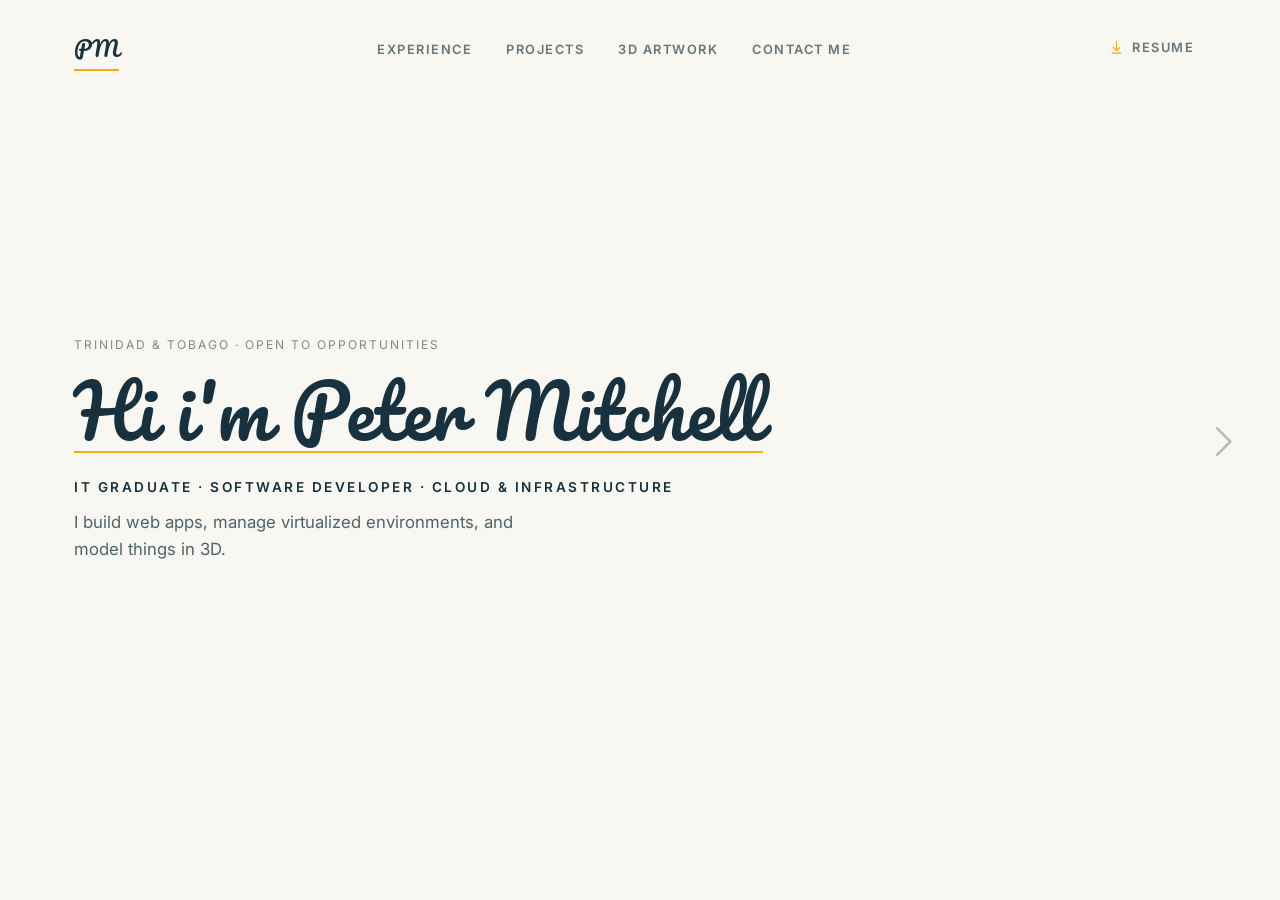
<file: index.html>
<!DOCTYPE html>
<html lang="en">
<head>
  <meta charset="UTF-8">
  <meta name="viewport" content="width=device-width, initial-scale=1.0">
  <title>Peter Mitchell &middot; IT Graduate &amp; Software Developer</title>

  <meta name="description" content="Peter Mitchell - Information Technology graduate from the University of the West Indies, building web apps, managing cloud infrastructure, and modelling in 3D.">

  <link rel="icon" type="image/svg+xml" href="icons/favicon.svg?v=2">
  <link rel="icon" type="image/png" sizes="32x32" href="icons/favicon-32.png?v=2">
  <link rel="apple-touch-icon" sizes="180x180" href="icons/favicon-180.png?v=2">
  <link rel="icon" href="icons/favicon.ico?v=2" sizes="any">

  <link rel="preconnect" href="https://fonts.googleapis.com">
  <link rel="preconnect" href="https://fonts.gstatic.com" crossorigin>
  <link href="https://fonts.googleapis.com/css2?family=Pacifico&family=Inter:wght@400;600;700&display=swap" rel="stylesheet">

  <link rel="stylesheet" href="stylesheet.css">
  <script>
    // Hold animations at frame 0 while this page is prerendered in the
    // background, so the stagger plays when the visitor actually arrives.
    if (document.prerendering) {
      document.documentElement.classList.add('is-prerendering');
      document.addEventListener('prerenderingchange', function () {
        document.documentElement.classList.remove('is-prerendering');
      }, { once: true });
    }
  </script>

</head>
<body>

  <nav class="navbar">
    <div class="navbar-inner">
      <a href="index.html" class="navbar-brand" aria-current="page">PM</a>

      <button class="nav-toggle" type="button" aria-expanded="false"
              aria-controls="nav-menu" aria-label="Open menu">
        <span class="nav-toggle-bar"></span>
        <span class="nav-toggle-bar"></span>
        <span class="nav-toggle-bar"></span>
      </button>

      <div class="navbar-menu" id="nav-menu">
        <ul class="navbar-links">
          <li><a href="experience.html">Experience</a></li>
          <li><a href="projects.html">Projects</a></li>
          <li><a href="3d-models.html">3D Artwork</a></li>
          <li><a href="contact.html">Contact Me</a></li>
        </ul>
        <a href="Documents/Resume.pdf" class="navbar-cta" target="_blank" rel="noopener">
          <svg viewBox="0 0 24 24" width="15" height="15" fill="none" stroke="currentColor"
               stroke-width="2" stroke-linecap="round" stroke-linejoin="round" aria-hidden="true">
            <path d="M12 3v12"/><path d="m7 12 5 5 5-5"/><path d="M5 21h14"/>
          </svg>
          Resume
        </a>
      </div>
    </div>
  </nav>

  <div class="hero">
    <div class="hero-inner">

      <div class="hero-text">
        <p class="hero-eyebrow">Trinidad &amp; Tobago &middot; Open to opportunities</p>
        <h1 class="hero-title">Hi i'm Peter Mitchell</h1>
        <p class="hero-subtitle">IT Graduate &middot; Software Developer &middot; Cloud &amp; Infrastructure</p>
        <p class="hero-tagline">I build web apps, manage virtualized environments, and model things in 3D.</p>
      </div>

    </div>
  </div>

  <script src="script.js" defer></script>

</body>
</html>
</file>
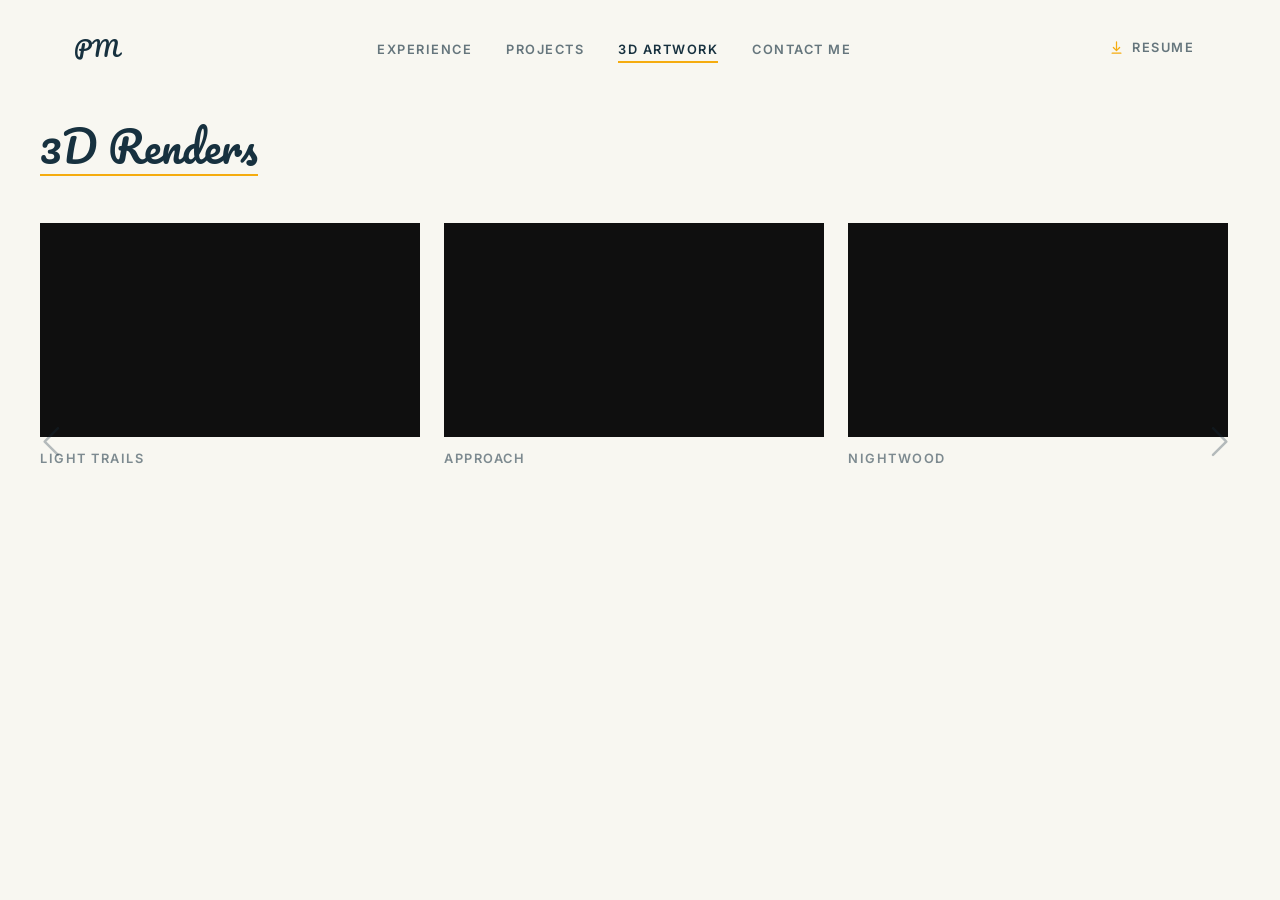
<file: 3d-models.html>
<!DOCTYPE html>
<html lang="en">
<head>
  <meta charset="UTF-8">
  <meta name="viewport" content="width=device-width, initial-scale=1.0">
  <title>3D Artwork &middot; Peter Mitchell</title>

  <meta name="description" content="3D renders and artwork by Peter Mitchell - animated scenes modelled and rendered as part of an ongoing 3D practice.">

  <link rel="icon" type="image/svg+xml" href="icons/favicon.svg?v=2">
  <link rel="icon" type="image/png" sizes="32x32" href="icons/favicon-32.png?v=2">
  <link rel="apple-touch-icon" sizes="180x180" href="icons/favicon-180.png?v=2">
  <link rel="icon" href="icons/favicon.ico?v=2" sizes="any">

  <link rel="preconnect" href="https://fonts.googleapis.com">
  <link rel="preconnect" href="https://fonts.gstatic.com" crossorigin>
  <link href="https://fonts.googleapis.com/css2?family=Pacifico&family=Inter:wght@400;600;700&display=swap" rel="stylesheet">

  <link rel="stylesheet" href="stylesheet.css">
  <script>
    // Hold animations at frame 0 while this page is prerendered in the
    // background, so the stagger plays when the visitor actually arrives.
    if (document.prerendering) {
      document.documentElement.classList.add('is-prerendering');
      document.addEventListener('prerenderingchange', function () {
        document.documentElement.classList.remove('is-prerendering');
      }, { once: true });
    }
  </script>

</head>
<body>

  <nav class="navbar">
    <div class="navbar-inner">
      <a href="index.html" class="navbar-brand">PM</a>

      <button class="nav-toggle" type="button" aria-expanded="false"
              aria-controls="nav-menu" aria-label="Open menu">
        <span class="nav-toggle-bar"></span>
        <span class="nav-toggle-bar"></span>
        <span class="nav-toggle-bar"></span>
      </button>

      <div class="navbar-menu" id="nav-menu">
        <ul class="navbar-links">
          <li><a href="experience.html">Experience</a></li>
          <li><a href="projects.html">Projects</a></li>
          <li><a href="3d-models.html" aria-current="page">3D Artwork</a></li>
          <li><a href="contact.html">Contact Me</a></li>
        </ul>
        <a href="Documents/Resume.pdf" class="navbar-cta" target="_blank" rel="noopener">
          <svg viewBox="0 0 24 24" width="15" height="15" fill="none" stroke="currentColor"
               stroke-width="2" stroke-linecap="round" stroke-linejoin="round" aria-hidden="true">
            <path d="M12 3v12"/><path d="m7 12 5 5 5-5"/><path d="M5 21h14"/>
          </svg>
          Resume
        </a>
      </div>
    </div>
  </nav>

  <section class="models" id="renders">
    <div class="models-inner">
      <h2 class="section-title">3D Renders</h2>

      <div class="model-section">

        <div class="canvas-container">
          <video class="render-video" muted loop playsinline preload="none"
                 aria-label="3D render: Light Trails">
            <source src="3d-renders/0001-0080.mp4" type="video/mp4">
          </video>
          <h4>Light Trails</h4>
        </div>

        <div class="canvas-container">
          <video class="render-video" muted loop playsinline preload="none"
                 aria-label="3D render: Approach">
            <source src="3d-renders/0001-0100.mp4" type="video/mp4">
          </video>
          <h4>Approach</h4>
        </div>

        <div class="canvas-container">
          <video class="render-video" muted loop playsinline preload="none"
                 aria-label="3D render: Nightwood">
            <source src="3d-renders/0001-0144.mp4" type="video/mp4">
          </video>
          <h4>Nightwood</h4>
        </div>

      </div>
    </div>
  </section>

  <script src="script.js" defer></script>

</body>
</html>
</file>
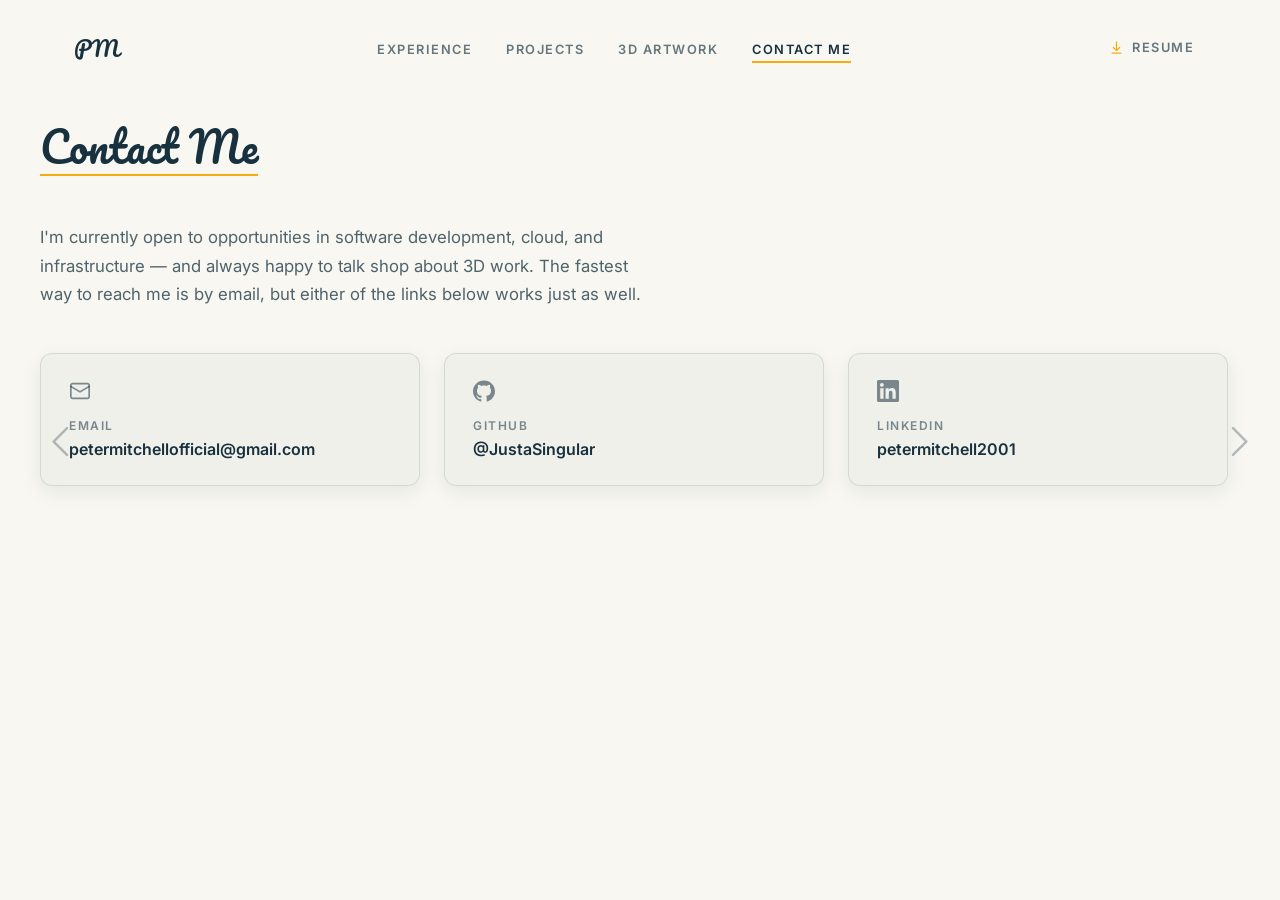
<file: contact.html>
<!DOCTYPE html>
<html lang="en">
<head>
  <meta charset="UTF-8">
  <meta name="viewport" content="width=device-width, initial-scale=1.0">
  <title>Contact &middot; Peter Mitchell</title>

  <meta name="description" content="Get in touch with Peter Mitchell - email, GitHub, and LinkedIn for software development, cloud, and infrastructure opportunities.">

  <link rel="icon" type="image/svg+xml" href="icons/favicon.svg?v=2">
  <link rel="icon" type="image/png" sizes="32x32" href="icons/favicon-32.png?v=2">
  <link rel="apple-touch-icon" sizes="180x180" href="icons/favicon-180.png?v=2">
  <link rel="icon" href="icons/favicon.ico?v=2" sizes="any">

  <link rel="preconnect" href="https://fonts.googleapis.com">
  <link rel="preconnect" href="https://fonts.gstatic.com" crossorigin>
  <link href="https://fonts.googleapis.com/css2?family=Pacifico&family=Inter:wght@400;600;700&display=swap" rel="stylesheet">

  <link rel="stylesheet" href="stylesheet.css">
  <script>
    // Hold animations at frame 0 while this page is prerendered in the
    // background, so the stagger plays when the visitor actually arrives.
    if (document.prerendering) {
      document.documentElement.classList.add('is-prerendering');
      document.addEventListener('prerenderingchange', function () {
        document.documentElement.classList.remove('is-prerendering');
      }, { once: true });
    }
  </script>

</head>
<body>

  <nav class="navbar">
    <div class="navbar-inner">
      <a href="index.html" class="navbar-brand">PM</a>

      <button class="nav-toggle" type="button" aria-expanded="false"
              aria-controls="nav-menu" aria-label="Open menu">
        <span class="nav-toggle-bar"></span>
        <span class="nav-toggle-bar"></span>
        <span class="nav-toggle-bar"></span>
      </button>

      <div class="navbar-menu" id="nav-menu">
        <ul class="navbar-links">
          <li><a href="experience.html">Experience</a></li>
          <li><a href="projects.html">Projects</a></li>
          <li><a href="3d-models.html">3D Artwork</a></li>
          <li><a href="contact.html" aria-current="page">Contact Me</a></li>
        </ul>
        <a href="Documents/Resume.pdf" class="navbar-cta" target="_blank" rel="noopener">
          <svg viewBox="0 0 24 24" width="15" height="15" fill="none" stroke="currentColor"
               stroke-width="2" stroke-linecap="round" stroke-linejoin="round" aria-hidden="true">
            <path d="M12 3v12"/><path d="m7 12 5 5 5-5"/><path d="M5 21h14"/>
          </svg>
          Resume
        </a>
      </div>
    </div>
  </nav>

  <section class="contact" id="contact">
    <div class="contact-inner">
      <h2 class="section-title">Contact Me</h2>

      <p class="contact-intro">
        I'm currently open to
        opportunities in software development, cloud, and infrastructure &mdash; and always
        happy to talk shop about 3D work. The fastest way to reach me is by email, but
        either of the links below works just as well.
      </p>

      <div class="contact-links">

        <button type="button" class="contact-card" id="copy-email"
                data-email="petermitchellofficial@gmail.com">
          <svg viewBox="0 0 24 24" width="22" height="22" fill="none" stroke="currentColor"
               stroke-width="1.8" stroke-linecap="round" stroke-linejoin="round" aria-hidden="true">
            <rect x="2" y="4" width="20" height="16" rx="2"/>
            <path d="m2 7 10 6 10-6"/>
          </svg>
          <span class="contact-card-label" aria-live="polite">Email</span>
          <span class="contact-card-value">petermitchellofficial@gmail.com</span>
        </button>

        <a class="contact-card" href="https://github.com/JustaSingular" target="_blank" rel="noopener noreferrer">
          <svg viewBox="0 0 24 24" width="22" height="22" fill="currentColor" aria-hidden="true">
            <path d="M12 .5C5.37.5 0 5.78 0 12.29c0 5.21 3.44 9.63 8.2 11.19.6.11.82-.25.82-.58 0-.29-.01-1.05-.02-2.06-3.34.71-4.04-1.58-4.04-1.58-.55-1.37-1.34-1.73-1.34-1.73-1.09-.73.08-.72.08-.72 1.2.08 1.84 1.21 1.84 1.21 1.07 1.8 2.81 1.28 3.5.98.11-.76.42-1.28.76-1.58-2.67-.29-5.47-1.31-5.47-5.84 0-1.29.47-2.35 1.24-3.18-.13-.29-.54-1.5.12-3.13 0 0 1.01-.32 3.3 1.21.96-.26 1.98-.39 3-.4 1.02.01 2.04.14 3 .4 2.29-1.53 3.3-1.21 3.3-1.21.66 1.63.25 2.84.12 3.13.77.83 1.24 1.89 1.24 3.18 0 4.54-2.81 5.55-5.49 5.84.43.36.81 1.08.81 2.18 0 1.58-.01 2.85-.01 3.24 0 .33.21.7.83.58C20.56 21.92 24 17.5 24 12.29 24 5.78 18.63.5 12 .5z"/>
          </svg>
          <span class="contact-card-label">GitHub</span>
          <span class="contact-card-value">@JustaSingular</span>
        </a>

        <a class="contact-card" href="https://www.linkedin.com/in/petermitchell2001" target="_blank" rel="noopener noreferrer">
          <svg viewBox="0 0 24 24" width="22" height="22" fill="currentColor" aria-hidden="true">
            <path d="M20.45 20.45h-3.56v-5.57c0-1.33-.02-3.04-1.85-3.04-1.85 0-2.13 1.45-2.13 2.94v5.67H9.35V9h3.41v1.56h.05c.48-.9 1.64-1.85 3.37-1.85 3.6 0 4.27 2.37 4.27 5.45v6.29zM5.34 7.43a2.06 2.06 0 1 1 0-4.12 2.06 2.06 0 0 1 0 4.12zM7.12 20.45H3.56V9h3.56v11.45zM22.22 0H1.77C.79 0 0 .77 0 1.72v20.56C0 23.23.79 24 1.77 24h20.45c.98 0 1.78-.77 1.78-1.72V1.72C24 .77 23.2 0 22.22 0z"/>
          </svg>
          <span class="contact-card-label">LinkedIn</span>
          <span class="contact-card-value">petermitchell2001</span>
        </a>

      </div>
    </div>
  </section>

  <script>
    (function () {
      const btn = document.getElementById('copy-email');
      const label = btn.querySelector('.contact-card-label');
      const original = label.innerHTML;
      let resetTimer;

      function copy(text) {
        if (navigator.clipboard && window.isSecureContext) {
          return navigator.clipboard.writeText(text);
        }
        // Fallback for file:// and other non-secure contexts
        return new Promise(function (resolve, reject) {
          const helper = document.createElement('textarea');
          helper.value = text;
          helper.setAttribute('readonly', '');
          helper.style.position = 'fixed';
          helper.style.opacity = '0';
          document.body.appendChild(helper);
          helper.select();
          const ok = document.execCommand('copy');
          document.body.removeChild(helper);
          ok ? resolve() : reject();
        });
      }

      btn.addEventListener('click', function () {
        copy(btn.dataset.email).then(function () {
          label.textContent = 'Copied!';
          btn.classList.add('is-copied');
        }).catch(function () {
          label.textContent = 'Press Ctrl+C to copy';
        }).then(function () {
          clearTimeout(resetTimer);
          resetTimer = setTimeout(function () {
            label.innerHTML = original;
            btn.classList.remove('is-copied');
          }, 1800);
        });
      });
    })();
  </script>

  <script src="script.js" defer></script>

</body>
</html>
</file>
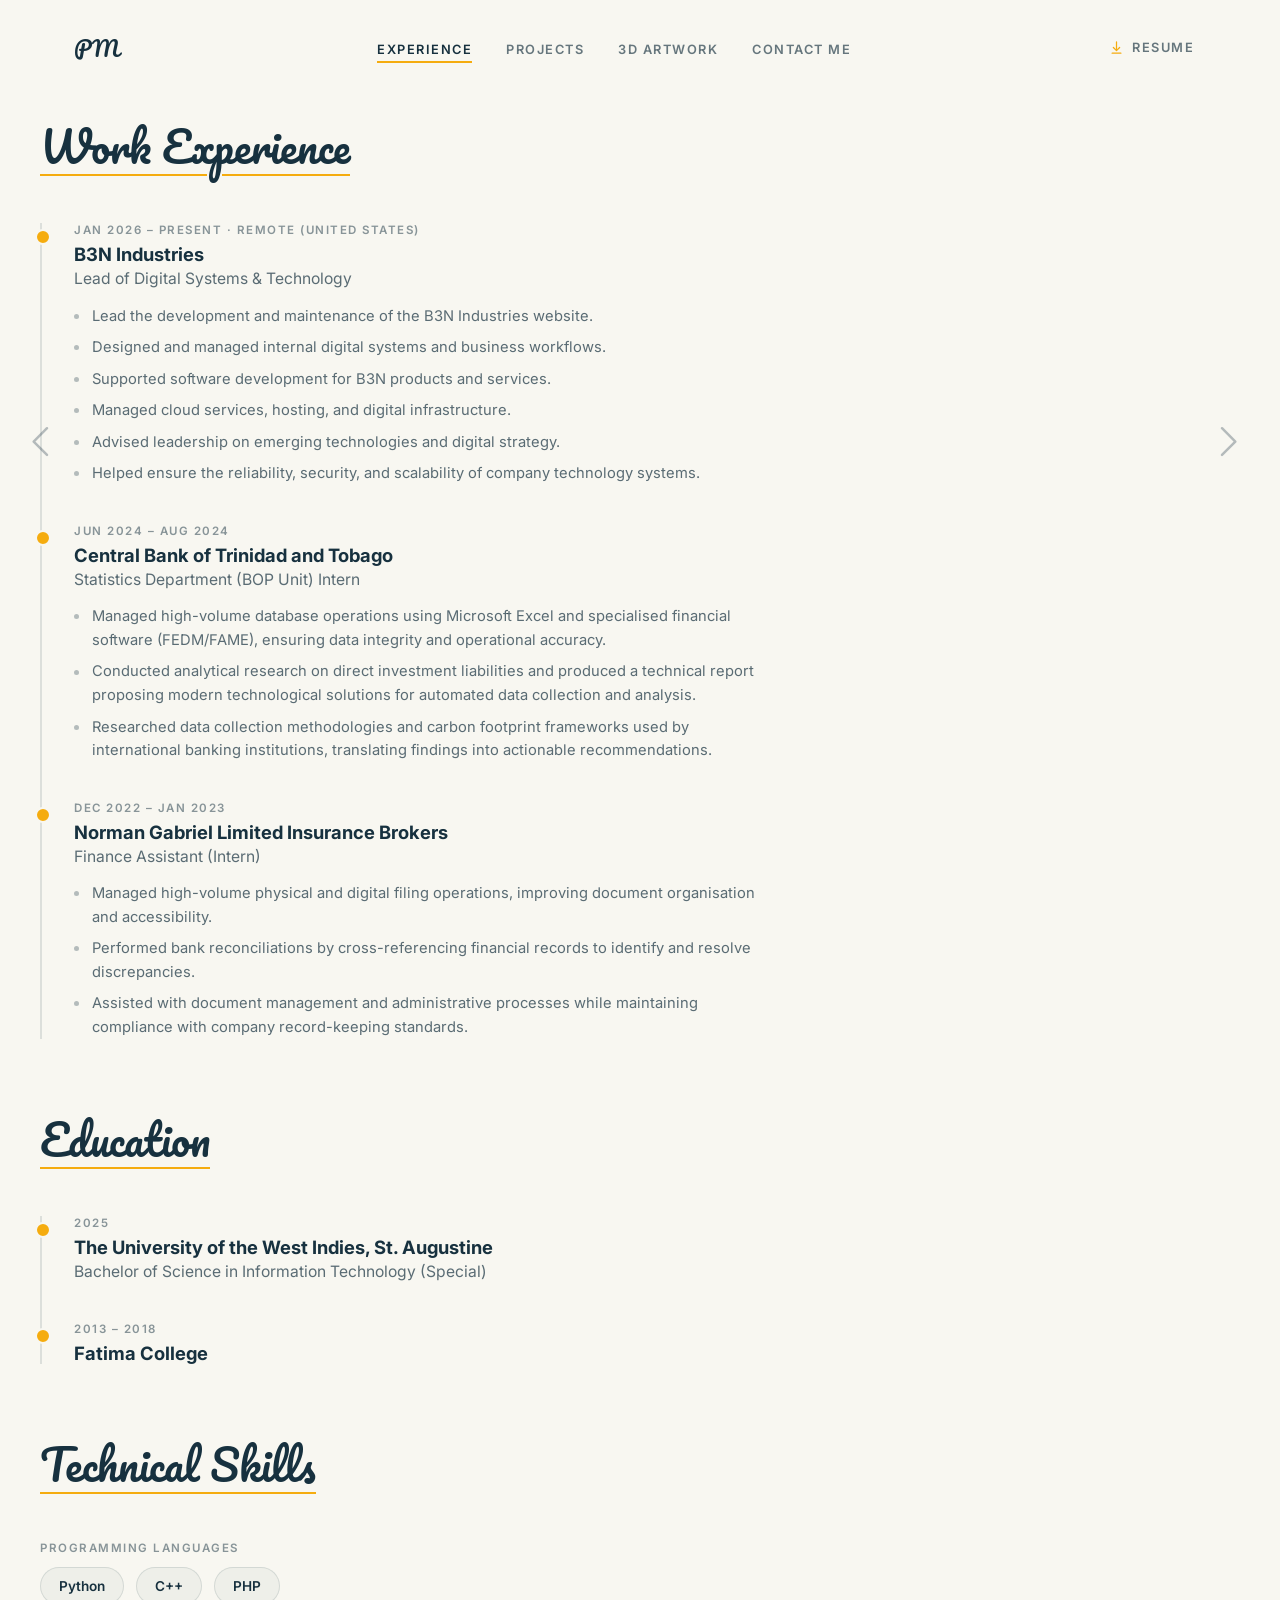
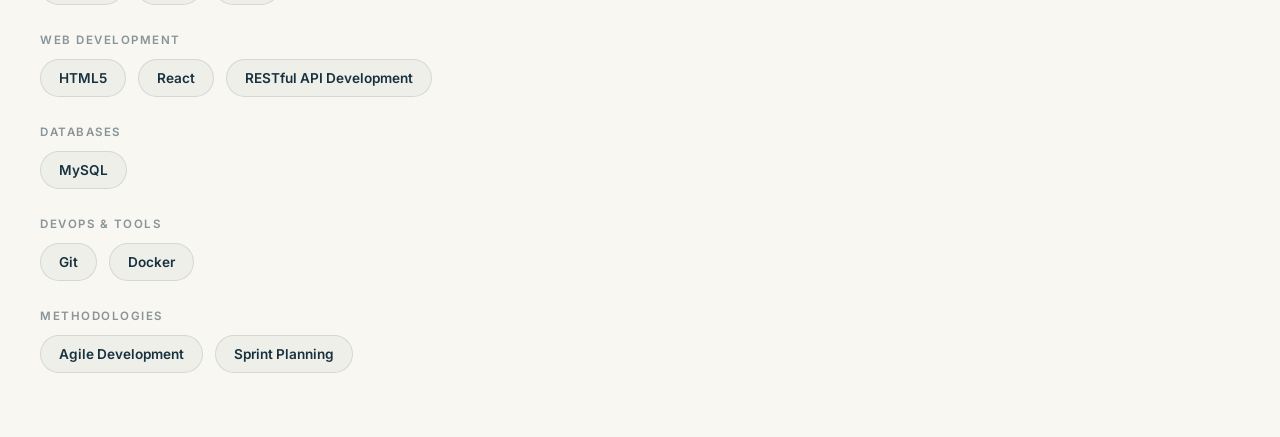
<file: experience.html>
<!DOCTYPE html>
<html lang="en">
<head>
  <meta charset="UTF-8">
  <meta name="viewport" content="width=device-width, initial-scale=1.0">
  <title>Experience &amp; Skills &middot; Peter Mitchell</title>

  <meta name="description" content="Work experience, education, and technical skills of Peter Mitchell - IT graduate, software developer, and digital systems lead based in Trinidad &amp; Tobago.">

  <link rel="icon" type="image/svg+xml" href="icons/favicon.svg?v=2">
  <link rel="icon" type="image/png" sizes="32x32" href="icons/favicon-32.png?v=2">
  <link rel="apple-touch-icon" sizes="180x180" href="icons/favicon-180.png?v=2">
  <link rel="icon" href="icons/favicon.ico?v=2" sizes="any">

  <link rel="preconnect" href="https://fonts.googleapis.com">
  <link rel="preconnect" href="https://fonts.gstatic.com" crossorigin>
  <link href="https://fonts.googleapis.com/css2?family=Pacifico&family=Inter:wght@400;600;700&display=swap" rel="stylesheet">

  <link rel="stylesheet" href="stylesheet.css">
  <script>
    // Hold animations at frame 0 while this page is prerendered in the
    // background, so the stagger plays when the visitor actually arrives.
    if (document.prerendering) {
      document.documentElement.classList.add('is-prerendering');
      document.addEventListener('prerenderingchange', function () {
        document.documentElement.classList.remove('is-prerendering');
      }, { once: true });
    }
  </script>

</head>
<body>

  <nav class="navbar">
    <div class="navbar-inner">
      <a href="index.html" class="navbar-brand">PM</a>

      <button class="nav-toggle" type="button" aria-expanded="false"
              aria-controls="nav-menu" aria-label="Open menu">
        <span class="nav-toggle-bar"></span>
        <span class="nav-toggle-bar"></span>
        <span class="nav-toggle-bar"></span>
      </button>

      <div class="navbar-menu" id="nav-menu">
        <ul class="navbar-links">
          <li><a href="experience.html" aria-current="page">Experience</a></li>
          <li><a href="projects.html">Projects</a></li>
          <li><a href="3d-models.html">3D Artwork</a></li>
          <li><a href="contact.html">Contact Me</a></li>
        </ul>
        <a href="Documents/Resume.pdf" class="navbar-cta" target="_blank" rel="noopener">
          <svg viewBox="0 0 24 24" width="15" height="15" fill="none" stroke="currentColor"
               stroke-width="2" stroke-linecap="round" stroke-linejoin="round" aria-hidden="true">
            <path d="M12 3v12"/><path d="m7 12 5 5 5-5"/><path d="M5 21h14"/>
          </svg>
          Resume
        </a>
      </div>
    </div>
  </nav>

  <section class="experience" id="experience">
    <div class="experience-inner">
      <h2 class="section-title">Work Experience</h2>

      <ol class="timeline">

        <li class="timeline-item">
          <p class="timeline-dates">Jan 2026 &ndash; Present &middot; Remote (United States)</p>
          <h3 class="timeline-company">B3N Industries</h3>
          <p class="timeline-role">Lead of Digital Systems &amp; Technology</p>
          <ul class="timeline-points">
            <li>Lead the development and maintenance of the B3N Industries website.</li>
            <li>Designed and managed internal digital systems and business workflows.</li>
            <li>Supported software development for B3N products and services.</li>
            <li>Managed cloud services, hosting, and digital infrastructure.</li>
            <li>Advised leadership on emerging technologies and digital strategy.</li>
            <li>Helped ensure the reliability, security, and scalability of company technology systems.</li>
          </ul>
        </li>

        <li class="timeline-item">
          <p class="timeline-dates">Jun 2024 &ndash; Aug 2024</p>
          <h3 class="timeline-company">Central Bank of Trinidad and Tobago</h3>
          <p class="timeline-role">Statistics Department (BOP Unit) Intern</p>
          <ul class="timeline-points">
            <li>Managed high-volume database operations using Microsoft Excel and specialised
                financial software (FEDM/FAME), ensuring data integrity and operational accuracy.</li>
            <li>Conducted analytical research on direct investment liabilities and produced a
                technical report proposing modern technological solutions for automated data
                collection and analysis.</li>
            <li>Researched data collection methodologies and carbon footprint frameworks used by
                international banking institutions, translating findings into actionable
                recommendations.</li>
          </ul>
        </li>

        <li class="timeline-item">
          <p class="timeline-dates">Dec 2022 &ndash; Jan 2023</p>
          <h3 class="timeline-company">Norman Gabriel Limited Insurance Brokers</h3>
          <p class="timeline-role">Finance Assistant (Intern)</p>
          <ul class="timeline-points">
            <li>Managed high-volume physical and digital filing operations, improving document
                organisation and accessibility.</li>
            <li>Performed bank reconciliations by cross-referencing financial records to identify
                and resolve discrepancies.</li>
            <li>Assisted with document management and administrative processes while maintaining
                compliance with company record-keeping standards.</li>
          </ul>
        </li>

      </ol>
    </div>
  </section>

  <section class="education" id="education">
    <div class="education-inner">
      <h2 class="section-title">Education</h2>

      <ol class="timeline">

        <li class="timeline-item">
          <p class="timeline-dates">2025</p>
          <h3 class="timeline-company">The University of the West Indies, St. Augustine</h3>
          <p class="timeline-role">Bachelor of Science in Information Technology (Special)</p>
        </li>

        <li class="timeline-item">
          <p class="timeline-dates">2013 &ndash; 2018</p>
          <h3 class="timeline-company">Fatima College</h3>
        </li>

      </ol>
    </div>
  </section>

  <section class="skills" id="skills">
    <div class="skills-inner">
      <h2 class="section-title">Technical Skills</h2>

      <div class="skills-groups">

        <div class="skills-group">
          <h3>Programming Languages</h3>
          <ul class="skills-list">
            <li>Python</li>
            <li>C++</li>
            <li>PHP</li>
          </ul>
        </div>

        <div class="skills-group">
          <h3>Web Development</h3>
          <ul class="skills-list">
            <li>HTML5</li>
            <li>React</li>
            <li>RESTful API Development</li>
          </ul>
        </div>

        <div class="skills-group">
          <h3>Databases</h3>
          <ul class="skills-list">
            <li>MySQL</li>
          </ul>
        </div>

        <div class="skills-group">
          <h3>DevOps &amp; Tools</h3>
          <ul class="skills-list">
            <li>Git</li>
            <li>Docker</li>
          </ul>
        </div>

        <div class="skills-group">
          <h3>Methodologies</h3>
          <ul class="skills-list">
            <li>Agile Development</li>
            <li>Sprint Planning</li>
          </ul>
        </div>

      </div>
    </div>
  </section>

  <script src="script.js" defer></script>

</body>
</html>
</file>
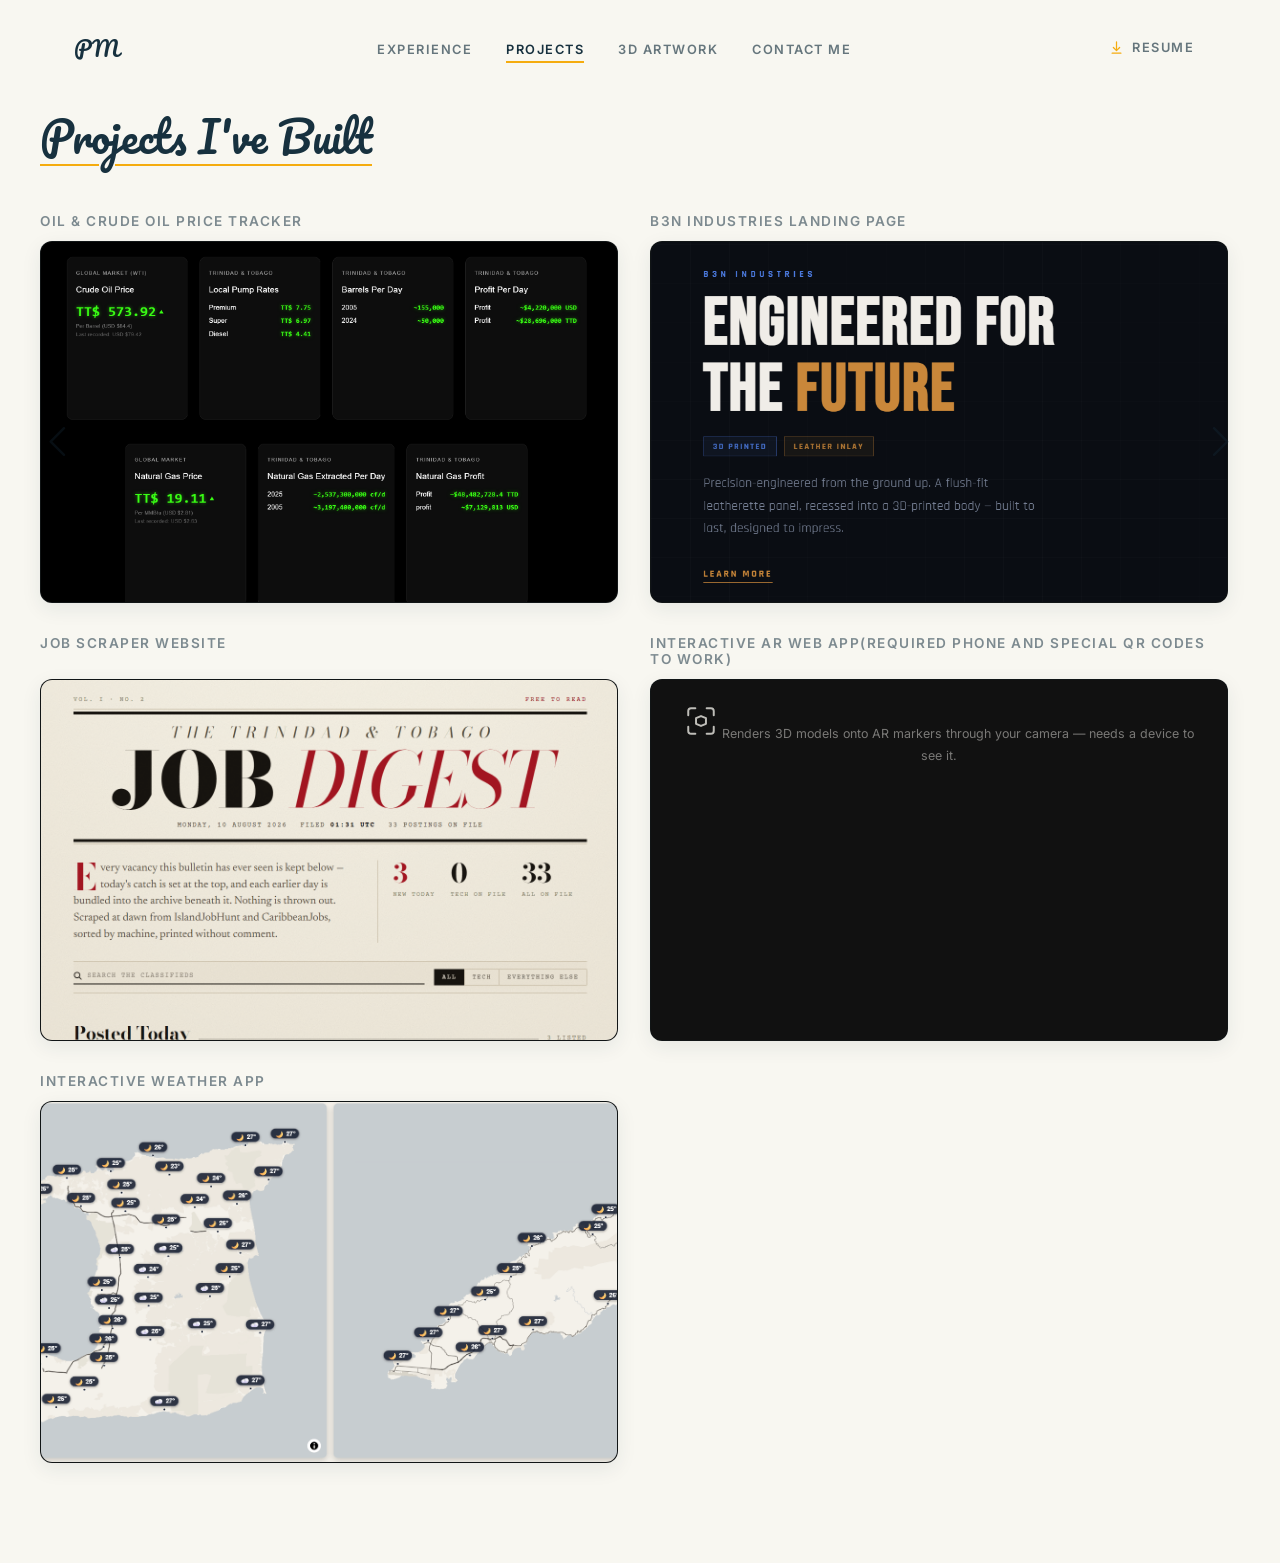
<file: projects.html>
<!DOCTYPE html>
<html lang="en">
<head>
  <meta charset="UTF-8">
  <meta name="viewport" content="width=device-width, initial-scale=1.0">
  <title>Projects I've Built &middot; Peter Mitchell</title>

  <meta name="description" content="Projects built by Peter Mitchell, including an oil and gas price tracker, the B3N Industries landing page, Job Digest, an interactive AR web app, and a weather app.">

  <link rel="icon" type="image/svg+xml" href="icons/favicon.svg?v=2">
  <link rel="icon" type="image/png" sizes="32x32" href="icons/favicon-32.png?v=2">
  <link rel="apple-touch-icon" sizes="180x180" href="icons/favicon-180.png?v=2">
  <link rel="icon" href="icons/favicon.ico?v=2" sizes="any">

  <link rel="preconnect" href="https://fonts.googleapis.com">
  <link rel="preconnect" href="https://fonts.gstatic.com" crossorigin>
  <link href="https://fonts.googleapis.com/css2?family=Pacifico&family=Inter:wght@400;600;700&display=swap" rel="stylesheet">

  <link rel="stylesheet" href="stylesheet.css">
  <script>
    // Hold animations at frame 0 while this page is prerendered in the
    // background, so the stagger plays when the visitor actually arrives.
    if (document.prerendering) {
      document.documentElement.classList.add('is-prerendering');
      document.addEventListener('prerenderingchange', function () {
        document.documentElement.classList.remove('is-prerendering');
      }, { once: true });
    }
  </script>

</head>
<body>

  <nav class="navbar">
    <div class="navbar-inner">
      <a href="index.html" class="navbar-brand">PM</a>

      <button class="nav-toggle" type="button" aria-expanded="false"
              aria-controls="nav-menu" aria-label="Open menu">
        <span class="nav-toggle-bar"></span>
        <span class="nav-toggle-bar"></span>
        <span class="nav-toggle-bar"></span>
      </button>

      <div class="navbar-menu" id="nav-menu">
        <ul class="navbar-links">
          <li><a href="experience.html">Experience</a></li>
          <li><a href="projects.html" aria-current="page">Projects</a></li>
          <li><a href="3d-models.html">3D Artwork</a></li>
          <li><a href="contact.html">Contact Me</a></li>
        </ul>
        <a href="Documents/Resume.pdf" class="navbar-cta" target="_blank" rel="noopener">
          <svg viewBox="0 0 24 24" width="15" height="15" fill="none" stroke="currentColor"
               stroke-width="2" stroke-linecap="round" stroke-linejoin="round" aria-hidden="true">
            <path d="M12 3v12"/><path d="m7 12 5 5 5-5"/><path d="M5 21h14"/>
          </svg>
          Resume
        </a>
      </div>
    </div>
  </nav>

  <section class="websites" id="websites">
    <div class="websites-inner">
      <h2 class="section-title">Projects I've Built</h2>

      <div class="projects-row">

        <div class="project-column">
          <h4>Oil &amp; Crude Oil Price Tracker</h4>
          <div class="preview">
            <a href="https://oil-gas-tracker.netlify.app/" target="_blank" rel="noopener">
              <img src="images/oil-gas-tracker.png" alt="Oil &amp; Gas Tracker">
            </a>
          </div>
        </div>

        <div class="project-column">
          <h4>B3N Industries Landing Page</h4>
          <div class="preview">
            <a href="https://b3nindustries.com/" target="_blank" rel="noopener">
              <img src="images/B3n.png" alt="B3N Industries Webpage">
            </a>
          </div>
        </div>

        <div class="project-column">
          <h4>Job Scraper Website</h4>
          <div class="preview">
            <a href="https://ttjobdigest.netlify.app/" target="_blank" rel="noopener">
              <img src="images/job-digest.png" alt="Job Digest">
            </a>
          </div>
        </div>

        <div class="project-column">
          <h4>Interactive AR Web App(Required phone and special QR codes to work)</h4>
          <div class="preview">
            <a class="preview-placeholder" href="https://ar-app-jas.netlify.app/"
               target="_blank" rel="noopener">
              <svg viewBox="0 0 24 24" width="34" height="34" fill="none" stroke="currentColor"
                   stroke-width="1.4" stroke-linecap="round" stroke-linejoin="round" aria-hidden="true">
                <path d="M3 8V5a2 2 0 0 1 2-2h3"/>
                <path d="M16 3h3a2 2 0 0 1 2 2v3"/>
                <path d="M21 16v3a2 2 0 0 1-2 2h-3"/>
                <path d="M8 21H5a2 2 0 0 1-2-2v-3"/>
                <path d="M12 8.5 15.5 10v4L12 15.5 8.5 14v-4z"/>
              </svg>
              <span class="preview-placeholder-note">
                Renders 3D models onto AR markers through your camera &mdash;
                needs a device to see it.
              </span>
            </a>
          </div>
        </div>

        <div class="project-column">
          <h4>Interactive Weather App</h4>
          <div class="preview">
            <a href="https://ttweatherapp.netlify.app/" target="_blank" rel="noopener">
              <img src="images/weatherappthumb.png" alt="Interactive Weather App">
            </a>
          </div>
        </div>

      </div>
    </div>
    
  </section>

  <script src="script.js" defer></script>

</body>
</html>
</file>
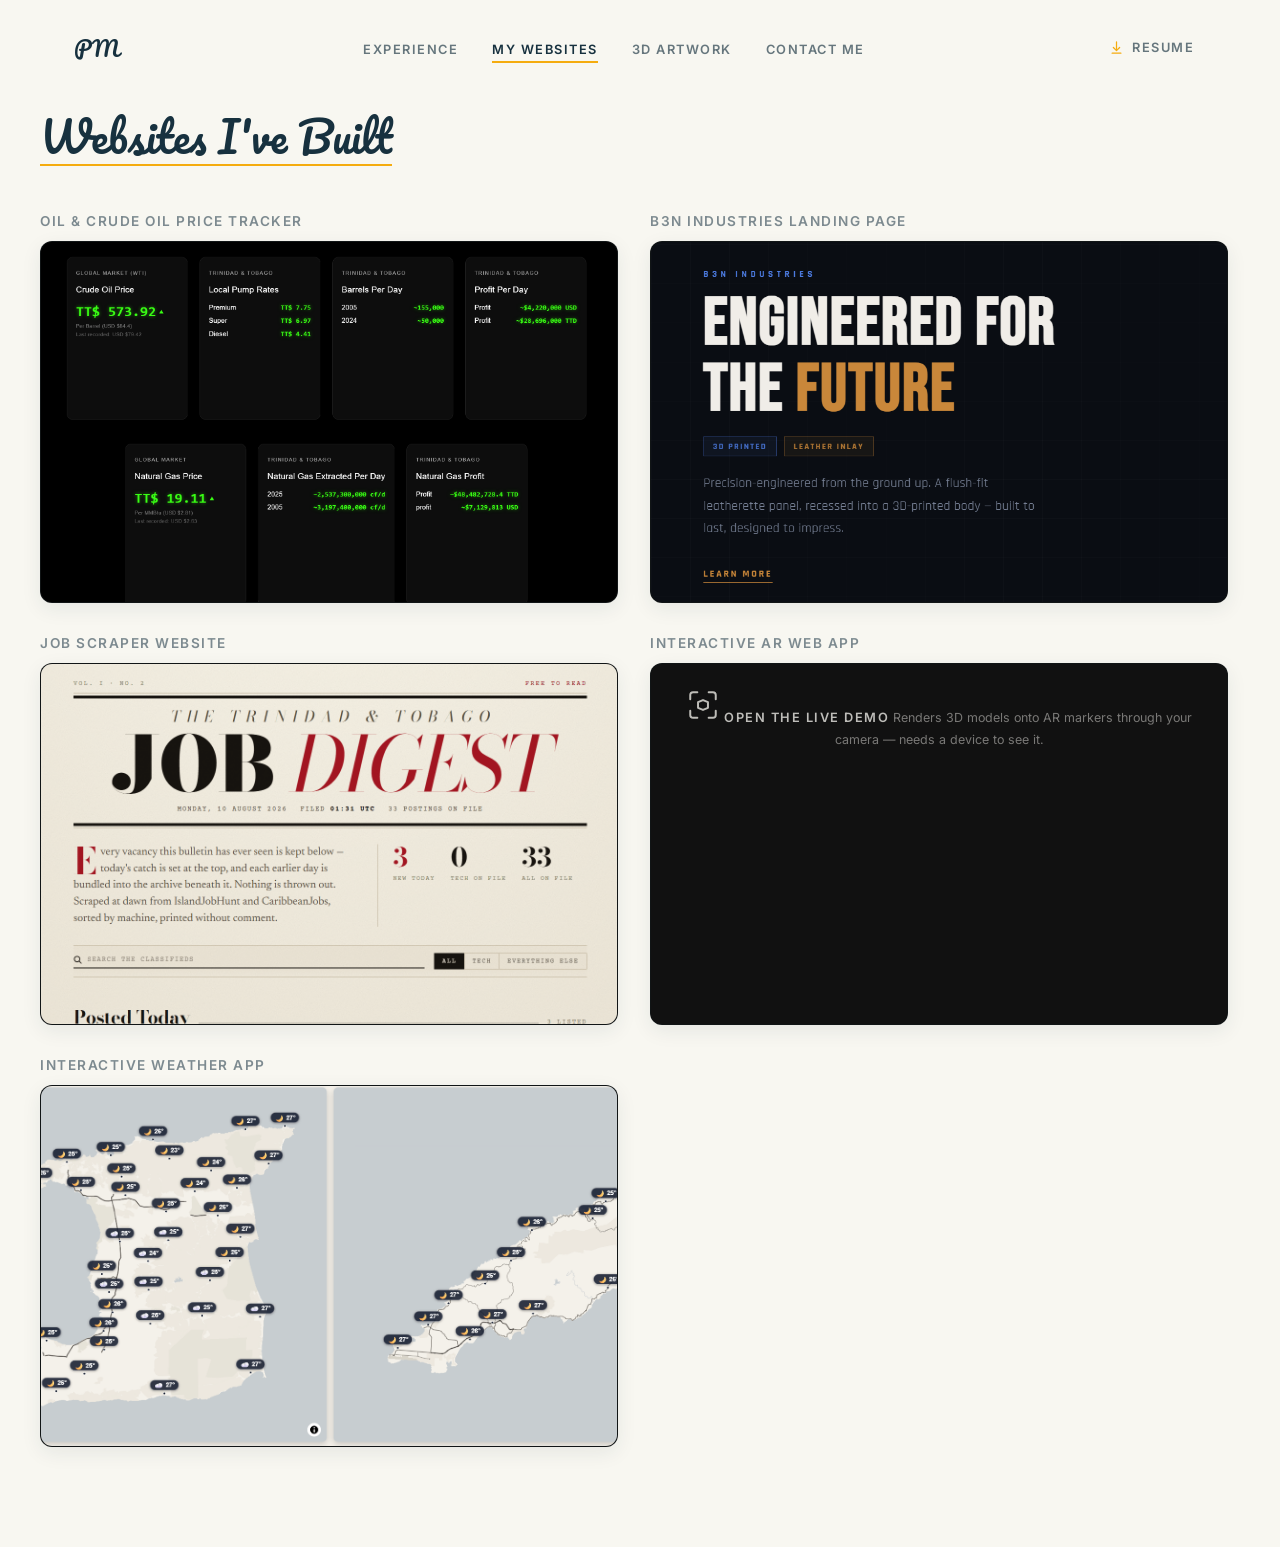
<file: websites.html>
<!DOCTYPE html>
<html lang="en">
<head>
  <meta charset="UTF-8">
  <meta name="viewport" content="width=device-width, initial-scale=1.0">
  <title>Websites I've Built &middot; Peter Mitchell</title>

  <meta name="description" content="Websites built by Peter Mitchell, including an oil and gas price tracker, the B3N Industries landing page, Job Digest, and an interactive AR web app.">

  <link rel="icon" type="image/svg+xml" href="icons/favicon.svg?v=2">
  <link rel="icon" type="image/png" sizes="32x32" href="icons/favicon-32.png?v=2">
  <link rel="apple-touch-icon" sizes="180x180" href="icons/favicon-180.png?v=2">
  <link rel="icon" href="icons/favicon.ico?v=2" sizes="any">

  <link rel="preconnect" href="https://fonts.googleapis.com">
  <link rel="preconnect" href="https://fonts.gstatic.com" crossorigin>
  <link href="https://fonts.googleapis.com/css2?family=Pacifico&family=Inter:wght@400;600;700&display=swap" rel="stylesheet">

  <link rel="stylesheet" href="stylesheet.css">
  <script>
    // Hold animations at frame 0 while this page is prerendered in the
    // background, so the stagger plays when the visitor actually arrives.
    if (document.prerendering) {
      document.documentElement.classList.add('is-prerendering');
      document.addEventListener('prerenderingchange', function () {
        document.documentElement.classList.remove('is-prerendering');
      }, { once: true });
    }
  </script>

</head>
<body>

  <nav class="navbar">
    <div class="navbar-inner">
      <a href="index.html" class="navbar-brand">PM</a>

      <button class="nav-toggle" type="button" aria-expanded="false"
              aria-controls="nav-menu" aria-label="Open menu">
        <span class="nav-toggle-bar"></span>
        <span class="nav-toggle-bar"></span>
        <span class="nav-toggle-bar"></span>
      </button>

      <div class="navbar-menu" id="nav-menu">
        <ul class="navbar-links">
          <li><a href="experience.html">Experience</a></li>
          <li><a href="websites.html" aria-current="page">My Websites</a></li>
          <li><a href="3d-models.html">3D Artwork</a></li>
          <li><a href="contact.html">Contact Me</a></li>
        </ul>
        <a href="Documents/Resume.pdf" class="navbar-cta" target="_blank" rel="noopener">
          <svg viewBox="0 0 24 24" width="15" height="15" fill="none" stroke="currentColor"
               stroke-width="2" stroke-linecap="round" stroke-linejoin="round" aria-hidden="true">
            <path d="M12 3v12"/><path d="m7 12 5 5 5-5"/><path d="M5 21h14"/>
          </svg>
          Resume
        </a>
      </div>
    </div>
  </nav>

  <section class="websites" id="websites">
    <div class="websites-inner">
      <h2 class="section-title">Websites I've Built</h2>

      <div class="projects-row">

        <div class="project-column">
          <h4>Oil &amp; Crude Oil Price Tracker</h4>
          <div class="preview">
            <a href="https://oil-gas-tracker.netlify.app/" target="_blank" rel="noopener">
              <img src="images/oil-gas-tracker.png" alt="Oil &amp; Gas Tracker">
            </a>
          </div>
        </div>

        <div class="project-column">
          <h4>B3N Industries Landing Page</h4>
          <div class="preview">
            <a href="https://b3nindustries.com/" target="_blank" rel="noopener">
              <img src="images/B3n.png" alt="B3N Industries Webpage">
            </a>
          </div>
        </div>

        <div class="project-column">
          <h4>Job Scraper Website</h4>
          <div class="preview">
            <a href="https://ttjobdigest.netlify.app/" target="_blank" rel="noopener">
              <img src="images/job-digest.png" alt="Job Digest">
            </a>
          </div>
        </div>

        <div class="project-column">
          <h4>Interactive AR Web App</h4>
          <div class="preview">
            <a class="preview-placeholder" href="https://ar-app-jas.netlify.app/"
               target="_blank" rel="noopener">
              <svg viewBox="0 0 24 24" width="34" height="34" fill="none" stroke="currentColor"
                   stroke-width="1.4" stroke-linecap="round" stroke-linejoin="round" aria-hidden="true">
                <path d="M3 8V5a2 2 0 0 1 2-2h3"/>
                <path d="M16 3h3a2 2 0 0 1 2 2v3"/>
                <path d="M21 16v3a2 2 0 0 1-2 2h-3"/>
                <path d="M8 21H5a2 2 0 0 1-2-2v-3"/>
                <path d="M12 8.5 15.5 10v4L12 15.5 8.5 14v-4z"/>
              </svg>
              <span class="preview-placeholder-title">Open the live demo</span>
              <span class="preview-placeholder-note">
                Renders 3D models onto AR markers through your camera &mdash;
                needs a device to see it.
              </span>
            </a>
          </div>
        </div>

        <div class="project-column">
          <h4>Interactive Weather App</h4>
          <div class="preview">
            <a href="https://ttweatherapp.netlify.app/" target="_blank" rel="noopener">
              <img src="images/weatherappthumb.png" alt="Interactive Weather App">
            </a>
          </div>
        </div>

      </div>
    </div>
    
  </section>

  <script src="script.js" defer></script>

</body>
</html>
</file>
<file: stylesheet.css>
* {
    margin: 0;
    padding: 0;
    box-sizing: border-box;
}

/* While a page is being prerendered in the background its animations would
   run to completion, so they'd be over before the visitor ever arrives.
   Freeze everything until activation — script in each <head> drops the class. */
html.is-prerendering *,
html.is-prerendering *::before,
html.is-prerendering *::after {
    animation-play-state: paused !important;
}

html {
    scroll-behavior: smooth;
    /* Reserve the scrollbar gutter on every page, so short pages don't
       sit ~15px further right than pages tall enough to scroll. */
    scrollbar-gutter: stable;
}

/* SCROLLBAR — slim navy pill floating in the reserved gutter */
::-webkit-scrollbar {
    width: 12px;
    height: 12px;
}

::-webkit-scrollbar-track {
    background: transparent;
}

::-webkit-scrollbar-thumb {
    background: rgba(23, 49, 63, 0.25);
    border-radius: 999px;
    /* Transparent border + content-box clip insets the thumb,
       so it reads as a pill rather than filling the whole track. */
    border: 3px solid transparent;
    background-clip: content-box;
    transition: background 0.25s ease;
}

::-webkit-scrollbar-thumb:hover {
    background: rgba(23, 49, 63, 0.45);
    background-clip: content-box;
}

::-webkit-scrollbar-corner {
    background: transparent;
}

/* Firefox has no ::-webkit-scrollbar; give it the standard properties instead. */
@supports not selector(::-webkit-scrollbar) {
    html {
        scrollbar-width: thin;
        scrollbar-color: rgba(23, 49, 63, 0.3) transparent;
    }
}

/* Headings, nav, and media aren't meant to be selected — dragging a cursor
   across the page shouldn't leave them highlighted. Body copy stays
   selectable so people can still copy the email, bullets, and taglines. */
.hero-eyebrow,
.hero-title,
.hero-subtitle,
.section-title,
.navbar-brand,
.navbar-links a,
.navbar-cta,
.project-column h4,
.skills-group h3,
.timeline-dates,
.timeline-company,
.contact-card-label,
.preview-placeholder-title,
#renders .canvas-container h4,
img,
video {
    -webkit-user-select: none;
    user-select: none;
}

img,
video {
    -webkit-user-drag: none;
    -webkit-touch-callout: none;
}

body {
    font-family: 'Inter', -apple-system, BlinkMacSystemFont, 'Segoe UI', sans-serif;
    background: #F8F7F1;
    color: #17313f;
    -webkit-font-smoothing: antialiased;
}

.navbar {
    position: absolute;
    top: 0;
    left: 0;
    width: 100%;
    z-index: 100;
    background: transparent;
    border: none;
}

.navbar-inner {
    max-width: 1200px;
    margin: 0 auto;
    padding: 28px 40px;
    display: flex;
    align-items: center;
    justify-content: space-between;
    gap: 40px;
}

.navbar-brand {
    position: relative;
    font-family: 'Pacifico', 'Brush Script MT', cursive;
    font-size: 1.4rem;
    color: #17313f;
    text-decoration: none;
}

.navbar-brand::after {
    content: '';
    position: absolute;
    left: 0;
    bottom: -4px;
    width: 100%;
    height: 2px;
    background: #f5ac0f;
    transform: scaleX(0);
    transform-origin: left;
    transition: transform 0.25s ease;
}

.navbar-brand:hover::after,
.navbar-brand[aria-current="page"]::after {
    transform: scaleX(1);
}

/* display:contents keeps the desktop layout exactly as it was — the list and
   the Resume link stay direct flex children of .navbar-inner. The wrapper
   only becomes a real box once it turns into the mobile drop-down. */
.navbar-menu {
    display: contents;
}

.nav-toggle {
    display: none;
    flex-direction: column;
    justify-content: center;
    gap: 5px;
    width: 44px;
    height: 44px;
    padding: 10px;
    background: none;
    border: none;
    cursor: pointer;
}

.nav-toggle-bar {
    display: block;
    width: 100%;
    height: 2px;
    border-radius: 2px;
    background: #17313f;
    transition: transform 0.3s ease, opacity 0.2s ease;
}

/* Bars fold into an X while the menu is open */
.navbar.is-open .nav-toggle-bar:nth-child(1) {
    transform: translateY(7px) rotate(45deg);
}

.navbar.is-open .nav-toggle-bar:nth-child(2) {
    opacity: 0;
}

.navbar.is-open .nav-toggle-bar:nth-child(3) {
    transform: translateY(-7px) rotate(-45deg);
}

.nav-toggle:focus-visible {
    outline: 2px solid #f5ac0f;
    outline-offset: 2px;
    border-radius: 6px;
}

.navbar-links {
    display: flex;
    align-items: center;
    gap: 34px;
    list-style: none;
}

.navbar-links a {
    position: relative;
    font-size: 0.8rem;
    font-weight: 600;
    text-transform: uppercase;
    letter-spacing: 1.5px;
    text-decoration: none;
    color: rgba(23, 49, 63, 0.65);
    transition: color 0.25s ease;
}

.navbar-links a::after {
    content: '';
    position: absolute;
    left: 0;
    bottom: -6px;
    width: 100%;
    height: 2px;
    background: #f5ac0f;
    transform: scaleX(0);
    transform-origin: left;
    transition: transform 0.25s ease;
}

.navbar-links a:hover,
.navbar-links a[aria-current="page"] {
    color: #17313f;
}

.navbar-links a:hover::after,
.navbar-links a[aria-current="page"]::after {
    transform: scaleX(1);
}

/* Résumé link — shared base. One variant per page while testing. */
.navbar-cta {
    position: relative;
    flex-shrink: 0;
    display: inline-flex;
    align-items: center;
    gap: 8px;
    font-size: 0.8rem;
    font-weight: 600;
    text-transform: uppercase;
    letter-spacing: 1.5px;
    text-decoration: none;
    color: rgba(23, 49, 63, 0.65);
    transition: color 0.25s ease;
}

.navbar-cta::after {
    content: '';
    position: absolute;
    left: 0;
    bottom: -6px;
    width: 100%;
    height: 2px;
    background: #f5ac0f;
    transform: scaleX(0);
    transform-origin: left;
    transition: transform 0.25s ease;
}

.navbar-cta:hover {
    color: #17313f;
}

.navbar-cta:hover::after {
    transform: scaleX(1);
}

.navbar-cta:focus-visible {
    outline: 2px solid #f5ac0f;
    outline-offset: 4px;
}

.navbar-cta svg {
    color: #f5ac0f;
}

.hero {
    position: relative;
    width: 100%;
    /* svh = the *small* viewport height, i.e. with the mobile browser bars
       showing. Plain 100vh assumes they're hidden, so the hero overflows and
       the page jiggles as the bars slide away on scroll. */
    height: 100vh;
    height: 100svh;
    min-height: 520px;
    display: flex;
    justify-content: center;
    align-items: center;
    background: linear-gradient(to bottom, #F8F7F1, #F8F7F1);
}

.hero-inner {
    width: 100%;
    max-width: 1200px;
    padding: 0 40px;
    display: flex;
    align-items: center;
    justify-content: space-between;
    gap: 60px;
}

.hero-text {
    flex: 1 1 auto;
    max-width: 720px;
}

.hero-text > * {
    opacity: 0;
    animation: heroRise 700ms cubic-bezier(0.22, 1, 0.36, 1) forwards;
}
.hero-eyebrow  { animation-delay: 60ms; }
.hero-title    { animation-delay: 160ms; }
.hero-subtitle { animation-delay: 260ms; }
.hero-tagline  { animation-delay: 340ms; }
.hero-actions  { animation-delay: 420ms; }

@keyframes heroRise {
    from { opacity: 0; transform: translateY(18px); }
    to   { opacity: 1; transform: translateY(0); }
}

.hero-eyebrow {
    font-size: 0.75rem;
    text-transform: uppercase;
    letter-spacing: 2px;
    color: rgba(23, 49, 63, 0.55);
    margin-bottom: 18px;
}

.hero-title {
    font-size: clamp(2.5rem, 6vw, 4.5rem);
    color: #17313f;
    text-align: left;
    font-family: 'Pacifico', 'Brush Script MT', cursive;
    font-weight: 400;
    letter-spacing: 0.01em;
    line-height: 1.15;
    text-decoration: underline;
    text-decoration-color: #f5ac0f;
    text-decoration-thickness: 2px;
    text-underline-offset: 10px;
    text-decoration-skip-ink: auto;
}

.hero-subtitle {
    margin-top: 26px;
    font-size: 0.85rem;
    text-transform: uppercase;
    letter-spacing: 2.5px;
    color: #17313f;
    font-weight: 600;
}

.hero-tagline {
    margin-top: 14px;
    font-size: 1.05rem;
    line-height: 1.6;
    color: rgba(23, 49, 63, 0.75);
    max-width: 440px;
}

.hero-actions {
    display: flex;
    gap: 14px;
    margin-top: 34px;
    flex-wrap: wrap;
}

.hero-btn {
    display: inline-block;
    padding: 12px 26px;
    border-radius: 6px;
    font-size: 0.9rem;
    font-weight: 600;
    text-decoration: none;
    color: #17313f;
    transition: transform 0.25s ease, background 0.25s ease,
                border-color 0.25s ease, box-shadow 0.25s ease;
}

.hero-btn:hover {
    transform: translateY(-2px);
    border-color: #f9f9f9;
}

.hero-btn-primary {
    background: #17313f;
    color: #F8F7F1;
    border-color: #17313f;
}

.hero-btn-primary:hover {
    background: #0e222c;
    box-shadow: 0 8px 22px rgba(23, 49, 63, 0.3);
}

/* MOBILE NAV — five items plus a brand won't fit one row on a phone,
   so below 900px it collapses behind a toggle. */
@media (max-width: 900px) {
    .navbar-inner {
        padding: 18px 24px;
        gap: 16px;
    }

    .nav-toggle {
        display: flex;
    }

    .navbar-menu {
        display: flex;
        flex-direction: column;
        align-items: flex-start;
        gap: 4px;
        position: absolute;
        top: 100%;
        left: 0;
        right: 0;
        padding: 8px 24px 24px;
        background: #F8F7F1;
        border-bottom: 1px solid rgba(23, 49, 63, 0.1);
        box-shadow: 0 12px 28px rgba(23, 49, 63, 0.08);

        /* Collapsed by default; JS flips .is-open on the navbar */
        visibility: hidden;
        opacity: 0;
        transform: translateY(-8px);
        pointer-events: none;
        transition: opacity 0.25s ease, transform 0.25s ease,
                    visibility 0s linear 0.25s;
    }

    .navbar.is-open .navbar-menu {
        visibility: visible;
        opacity: 1;
        transform: translateY(0);
        pointer-events: auto;
        transition: opacity 0.25s ease, transform 0.25s ease,
                    visibility 0s linear 0s;
    }

    .navbar-links {
        flex-direction: column;
        align-items: flex-start;
        gap: 0;
        width: 100%;
    }

    .navbar-links li {
        width: 100%;
    }

    /* Full-width rows with a 48px tap target */
    .navbar-links a,
    .navbar-menu .navbar-cta {
        display: flex;
        align-items: center;
        width: 100%;
        min-height: 48px;
        font-size: 0.85rem;
    }

    /* The sliding underline reads oddly on stacked rows — use a left bar */
    .navbar-links a::after,
    .navbar-menu .navbar-cta::after {
        left: -24px;
        bottom: auto;
        top: 50%;
        width: 3px;
        height: 24px;
        transform: translateY(-50%) scaleY(0);
        transform-origin: center;
        transition: transform 0.2s ease;
    }

    .navbar-links a:hover::after,
    .navbar-links a[aria-current="page"]::after,
    .navbar-menu .navbar-cta:hover::after {
        transform: translateY(-50%) scaleY(1);
    }

    .navbar-menu .navbar-cta {
        margin-top: 8px;
        padding-top: 16px;
        border-top: 1px solid rgba(23, 49, 63, 0.1);
    }
}

@media (max-width: 640px) {
    .hero-inner {
        padding: 0 24px;
    }
}

.work {
    min-height: 60vh;
    padding: 100px 40px;
}

.work-inner {
    max-width: 1200px;
    margin: 0 auto;
}

/* WEBSITE CARDS */
.websites {
    padding: 100px 40px;
}

.websites-inner {
    max-width: 1200px;
    margin: 0 auto;
}

/* Staggered rise-in, matching the hero */
.section-title,
.project-column,
.canvas-container,
.contact-intro,
.contact-card,
.timeline-item,
.skills-group {
    opacity: 0;
    animation: heroRise 700ms cubic-bezier(0.22, 1, 0.36, 1) forwards;
}

.section-title                   { animation-delay: 60ms; }
.contact-intro                   { animation-delay: 160ms; }
.contact-card:nth-child(1)       { animation-delay: 260ms; }
.contact-card:nth-child(2)       { animation-delay: 340ms; }
.contact-card:nth-child(3)       { animation-delay: 420ms; }
.timeline-item:nth-child(1),
.skills-group:nth-child(1)       { animation-delay: 160ms; }
.timeline-item:nth-child(2),
.skills-group:nth-child(2)       { animation-delay: 220ms; }
.timeline-item:nth-child(3),
.skills-group:nth-child(3)       { animation-delay: 280ms; }
.timeline-item:nth-child(4),
.skills-group:nth-child(4)       { animation-delay: 340ms; }
.skills-group:nth-child(5)       { animation-delay: 400ms; }
.project-column:nth-child(1),
.canvas-container:nth-child(1)   { animation-delay: 160ms; }
.project-column:nth-child(2),
.canvas-container:nth-child(2)   { animation-delay: 260ms; }
.project-column:nth-child(3),
.canvas-container:nth-child(3)   { animation-delay: 340ms; }
.project-column:nth-child(4),
.canvas-container:nth-child(4)   { animation-delay: 420ms; }

.section-title {
    font-size: clamp(1.8rem, 4vw, 2.6rem);
    font-family: 'Pacifico', 'Brush Script MT', cursive;
    font-weight: 400;
    color: #17313f;
    margin-bottom: 40px;
    text-decoration: underline;
    text-decoration-color: #f5ac0f;
    text-decoration-thickness: 2px;
    text-underline-offset: 10px;
    text-decoration-skip-ink: auto;
}

/* Two up at desktop — four projects sit better as a 2x2 than a cramped row */
.projects-row {
    display: grid;
    grid-template-columns: repeat(2, 1fr);
    gap: 32px;
    width: 100%;
}

.project-column {
    display: flex;
    flex-direction: column;
}

.project-column h4 {
    font-size: 0.85rem;
    text-transform: uppercase;
    letter-spacing: 1.5px;
    font-weight: 600;
    color: rgba(23, 49, 63, 0.55);
    margin-bottom: 12px;
}

.preview {
    position: relative;
    width: 100%;
    margin-top: auto;
    border-radius: 12px;
    overflow: hidden;
    background: #111;
    border: 1px solid rgba(23, 49, 63, 0.12);
    box-shadow: 0 6px 20px rgba(23, 49, 63, 0.08);
    transition: transform 0.3s ease, box-shadow 0.3s ease;
}

.preview:hover {
    transform: translateY(-4px);
    box-shadow: 0 12px 30px rgba(23, 49, 63, 0.16);
}

.preview a {
    display: block;
    width: 100%;
    cursor: pointer;
}

.preview img {
    display: block;
    width: 100%;
    aspect-ratio: 16 / 10;
    object-fit: cover;
    object-position: top center;
    transition: transform 0.4s ease;
}

.preview:hover img {
    transform: scale(1.04);
}

/* Stand-in for projects that can't be screenshotted (e.g. camera-based AR) */
.preview-placeholder {
    display: flex;
    flex-direction: column;
    align-items: center;
    justify-content: center;
    gap: 10px;
    aspect-ratio: 16 / 10;
    padding: 24px;
    text-align: center;
    text-decoration: none;
    color: rgba(248, 247, 241, 0.75);
    transition: color 0.3s ease;
}

.preview:hover .preview-placeholder {
    color: #f5ac0f;
}

.preview-placeholder-title {
    font-size: 0.8rem;
    font-weight: 600;
    text-transform: uppercase;
    letter-spacing: 1.5px;
}

.preview-placeholder-note {
    max-width: 34ch;
    font-size: 0.78rem;
    line-height: 1.5;
    color: rgba(248, 247, 241, 0.45);
}

/* 3D MODELS */
.models {
    padding: 110px 40px 64px;
}

/* Consecutive sections share one gap instead of stacking both paddings */
.models + .models {
    padding-top: 0;
}

.models-inner {
    max-width: 1200px;
    margin: 0 auto;
}

.model-section {
    display: flex;
    gap: 24px;
    flex-wrap: wrap;
    justify-content: center;
    width: 100%;
}

.canvas-container {
    flex: 1;
    max-width: 400px;
    min-width: 280px;
    border-radius: 12px;
    overflow: hidden;
    background: rgba(23, 49, 63, 0.03);
    border: 1px solid rgba(23, 49, 63, 0.12);
    box-shadow: 0 6px 20px rgba(23, 49, 63, 0.08);
    transition: transform 0.3s ease, box-shadow 0.3s ease;
}

.canvas-container:hover {
    transform: translateY(-4px);
    box-shadow: 0 12px 30px rgba(23, 49, 63, 0.16);
}

/* EXPERIENCE + EDUCATION + SKILLS */
.experience,
.education,
.skills {
    padding: 110px 40px 64px;
}

/* Consecutive sections share one gap instead of stacking both paddings */
.experience + .education,
.education + .skills,
.experience + .skills {
    padding-top: 0;
}

.experience-inner,
.education-inner,
.skills-inner {
    max-width: 1200px;
    margin: 0 auto;
}

.timeline {
    list-style: none;
    max-width: 720px;
    border-left: 2px solid rgba(23, 49, 63, 0.12);
}

.timeline-item {
    position: relative;
    padding: 0 0 38px 32px;
}

.timeline-item:last-child {
    padding-bottom: 0;
}

/* Amber node sitting on the rail */
.timeline-item::before {
    content: '';
    position: absolute;
    left: -7px;
    top: 6px;
    width: 12px;
    height: 12px;
    border-radius: 50%;
    background: #f5ac0f;
    border: 2px solid #F8F7F1;
}

.timeline-dates {
    font-size: 0.72rem;
    text-transform: uppercase;
    letter-spacing: 1.5px;
    font-weight: 600;
    color: rgba(23, 49, 63, 0.5);
    margin-bottom: 6px;
}

.timeline-company {
    font-size: 1.15rem;
    font-weight: 700;
    color: #17313f;
}

.timeline-role {
    margin-top: 2px;
    font-size: 0.98rem;
    line-height: 1.5;
    color: rgba(23, 49, 63, 0.7);
}

.timeline-points {
    list-style: none;
    margin-top: 14px;
}

.timeline-points li {
    position: relative;
    padding-left: 18px;
    margin-bottom: 8px;
    font-size: 0.92rem;
    line-height: 1.6;
    color: rgba(23, 49, 63, 0.7);
}

.timeline-points li::before {
    content: '';
    position: absolute;
    left: 0;
    top: 0.62em;
    width: 5px;
    height: 5px;
    border-radius: 50%;
    background: rgba(23, 49, 63, 0.3);
}

.timeline-points li:last-child {
    margin-bottom: 0;
}

.skills-groups {
    display: flex;
    flex-direction: column;
    gap: 28px;
}

.skills-group h3 {
    margin-bottom: 12px;
    font-size: 0.72rem;
    text-transform: uppercase;
    letter-spacing: 1.5px;
    font-weight: 600;
    color: rgba(23, 49, 63, 0.5);
}

.skills-list {
    list-style: none;
    display: flex;
    flex-wrap: wrap;
    gap: 12px;
    max-width: 720px;
}

.skills-list li {
    padding: 10px 18px;
    border-radius: 999px;
    font-size: 0.85rem;
    font-weight: 600;
    color: #17313f;
    background: rgba(23, 49, 63, 0.04);
    border: 1px solid rgba(23, 49, 63, 0.12);
    transition: border-color 0.25s ease, background 0.25s ease,
                transform 0.25s ease;
}

.skills-list li:hover {
    background: rgba(245, 172, 15, 0.12);
    border-color: #f5ac0f;
    transform: translateY(-2px);
}

@media (max-width: 900px) {
    .experience,
    .education,
    .skills {
        padding: 90px 24px 48px;
    }

    .experience + .education,
    .education + .skills,
    .experience + .skills {
        padding-top: 0;
    }
}

/* CONTACT */
.contact {
    padding: 110px 40px 64px;
}

.contact-inner {
    max-width: 1200px;
    margin: 0 auto;
}

.contact-intro {
    max-width: 620px;
    font-size: 1.05rem;
    line-height: 1.7;
    color: rgba(23, 49, 63, 0.75);
    margin-bottom: 44px;
}

.contact-links {
    display: flex;
    flex-wrap: wrap;
    gap: 24px;
}

.contact-card {
    flex: 1;
    min-width: 260px;
    font: inherit;
    text-align: left;
    cursor: pointer;
    appearance: none;
    -webkit-appearance: none;
    display: flex;
    flex-direction: column;
    align-items: flex-start;
    gap: 6px;
    padding: 26px 28px;
    border-radius: 12px;
    text-decoration: none;
    color: #17313f;
    background: rgba(23, 49, 63, 0.03);
    border: 1px solid rgba(23, 49, 63, 0.12);
    box-shadow: 0 6px 20px rgba(23, 49, 63, 0.08);
    transition: transform 0.3s ease, box-shadow 0.3s ease,
                border-color 0.3s ease, background 0.3s ease;
}

.contact-card svg {
    margin-bottom: 10px;
    color: rgba(23, 49, 63, 0.55);
    transition: color 0.3s ease;
}

.contact-card-label {
    font-size: 0.75rem;
    text-transform: uppercase;
    letter-spacing: 1.5px;
    font-weight: 600;
    color: rgba(23, 49, 63, 0.55);
}

.contact-card-value {
    font-size: 1rem;
    font-weight: 600;
    word-break: break-word;
}

.contact-card:hover {
    transform: translateY(-4px);
    background: rgba(23, 49, 63, 0.05);
    border-color: #f5ac0f;
    box-shadow: 0 12px 30px rgba(23, 49, 63, 0.16);
}

.contact-card:hover svg {
    color: #17313f;
}

.contact-card:focus-visible {
    outline: 2px solid #f5ac0f;
    outline-offset: 3px;
}

.contact-card.is-copied {
    border-color: #f5ac0f;
}

.contact-card.is-copied .contact-card-label,
.contact-card.is-copied svg {
    color: #f5ac0f;
}

@media (max-width: 900px) {
    .contact {
        padding: 90px 24px 48px;
    }

    .contact-links {
        flex-direction: column;
    }
}

/* PAGE ARROWS — prev/next, injected by script.js */
.page-arrow {
    position: fixed;
    top: 50%;
    z-index: 90;
    display: flex;
    flex-direction: column;
    align-items: center;
    gap: 4px;
    padding: 10px;
    color: rgba(23, 49, 63, 0.3);
    text-decoration: none;
    transition: color 0.25s ease, transform 0.25s ease;
}

.page-arrow--prev {
    left: 12px;
    transform: translateY(-50%);
}

.page-arrow--next {
    right: 12px;
    transform: translateY(-50%);
}

.page-arrow:hover {
    color: #f5ac0f;
}

.page-arrow--prev:hover {
    transform: translate(-6px, -50%);
}

.page-arrow--next:hover {
    transform: translate(6px, -50%);
}

.page-arrow:focus-visible {
    outline: 2px solid #f5ac0f;
    outline-offset: 4px;
    border-radius: 6px;
}

/* Destination name, revealed on hover */
.page-arrow-label {
    max-width: 90px;
    font-size: 0.62rem;
    font-weight: 600;
    text-transform: uppercase;
    letter-spacing: 1.2px;
    text-align: center;
    line-height: 1.3;
    opacity: 0;
    transition: opacity 0.25s ease;
}

.page-arrow:hover .page-arrow-label,
.page-arrow:focus-visible .page-arrow-label {
    opacity: 1;
}

/* Below this width the arrows would sit on top of the content */
@media (max-width: 1100px) {
    .page-arrow {
        display: none;
    }
}

@media (prefers-reduced-motion: reduce) {
    .page-arrow--prev:hover {
        transform: translateY(-50%);
    }

    .page-arrow--next:hover {
        transform: translateY(-50%);
    }
}

/* Renders sit flush — no frame at all, just the clip on the page */
#renders .canvas-container {
    border-radius: 0;
    border: none;
    background: transparent;
    box-shadow: none;
}

#renders .canvas-container:hover {
    box-shadow: none;
}

/* Caption below each clip, gallery-style */
#renders .canvas-container h4 {
    padding: 14px 0 0;
    font-size: 0.8rem;
    text-transform: uppercase;
    letter-spacing: 1.5px;
    font-weight: 600;
    color: rgba(23, 49, 63, 0.55);
    transition: color 0.25s ease;
}

#renders .canvas-container:hover h4 {
    color: #17313f;
}

.render-video {
    display: block;
    width: 100%;
    height: auto;
    /* 16:9 frame + cover — the two widescreen renders fill it exactly,
       so no letterboxing; the square one crops rather than bars out. */
    aspect-ratio: 16 / 9;
    object-fit: cover;
    object-position: center;
    background: #0f0f0f;
}

@media (max-width: 900px) {
    /* .projects-row is a grid — flex-direction did nothing here, so the
       cards stayed two-across and cramped on phones. */
    .projects-row {
        grid-template-columns: 1fr;
        gap: 28px;
    }

    .websites {
        padding: 70px 24px;
    }

    .models {
        padding: 90px 24px 48px;
    }

    .models + .models {
        padding-top: 0;
    }

    /* One clip per row on mobile. Without this the flex items just shrink to
       share the row, since min-width is cleared below. */
    .model-section {
        flex-direction: column;
        align-items: stretch;
        gap: 28px;
    }

    /* 280px + 2x24px padding overflows a 320px screen — let them shrink */
    .canvas-container {
        min-width: 0;
        max-width: none;
        width: 100%;
    }

    .contact-card {
        min-width: 0;
    }
}

@media (prefers-reduced-motion: reduce) {
    .section-title,
    .project-column,
    .canvas-container,
    .contact-intro,
    .contact-card,
    .timeline-item,
    .skills-group {
        animation: none;
        opacity: 1;
    }

    .contact-card:hover,
    .skills-list li:hover {
        transform: none;
    }

    .canvas-container:hover {
        transform: none;
    }

    html {
        scroll-behavior: auto;
    }

    .preview,
    .preview img {
        transition: none;
    }

    .preview:hover {
        transform: none;
    }

    .preview:hover img {
        transform: none;
    }
}
</file>
